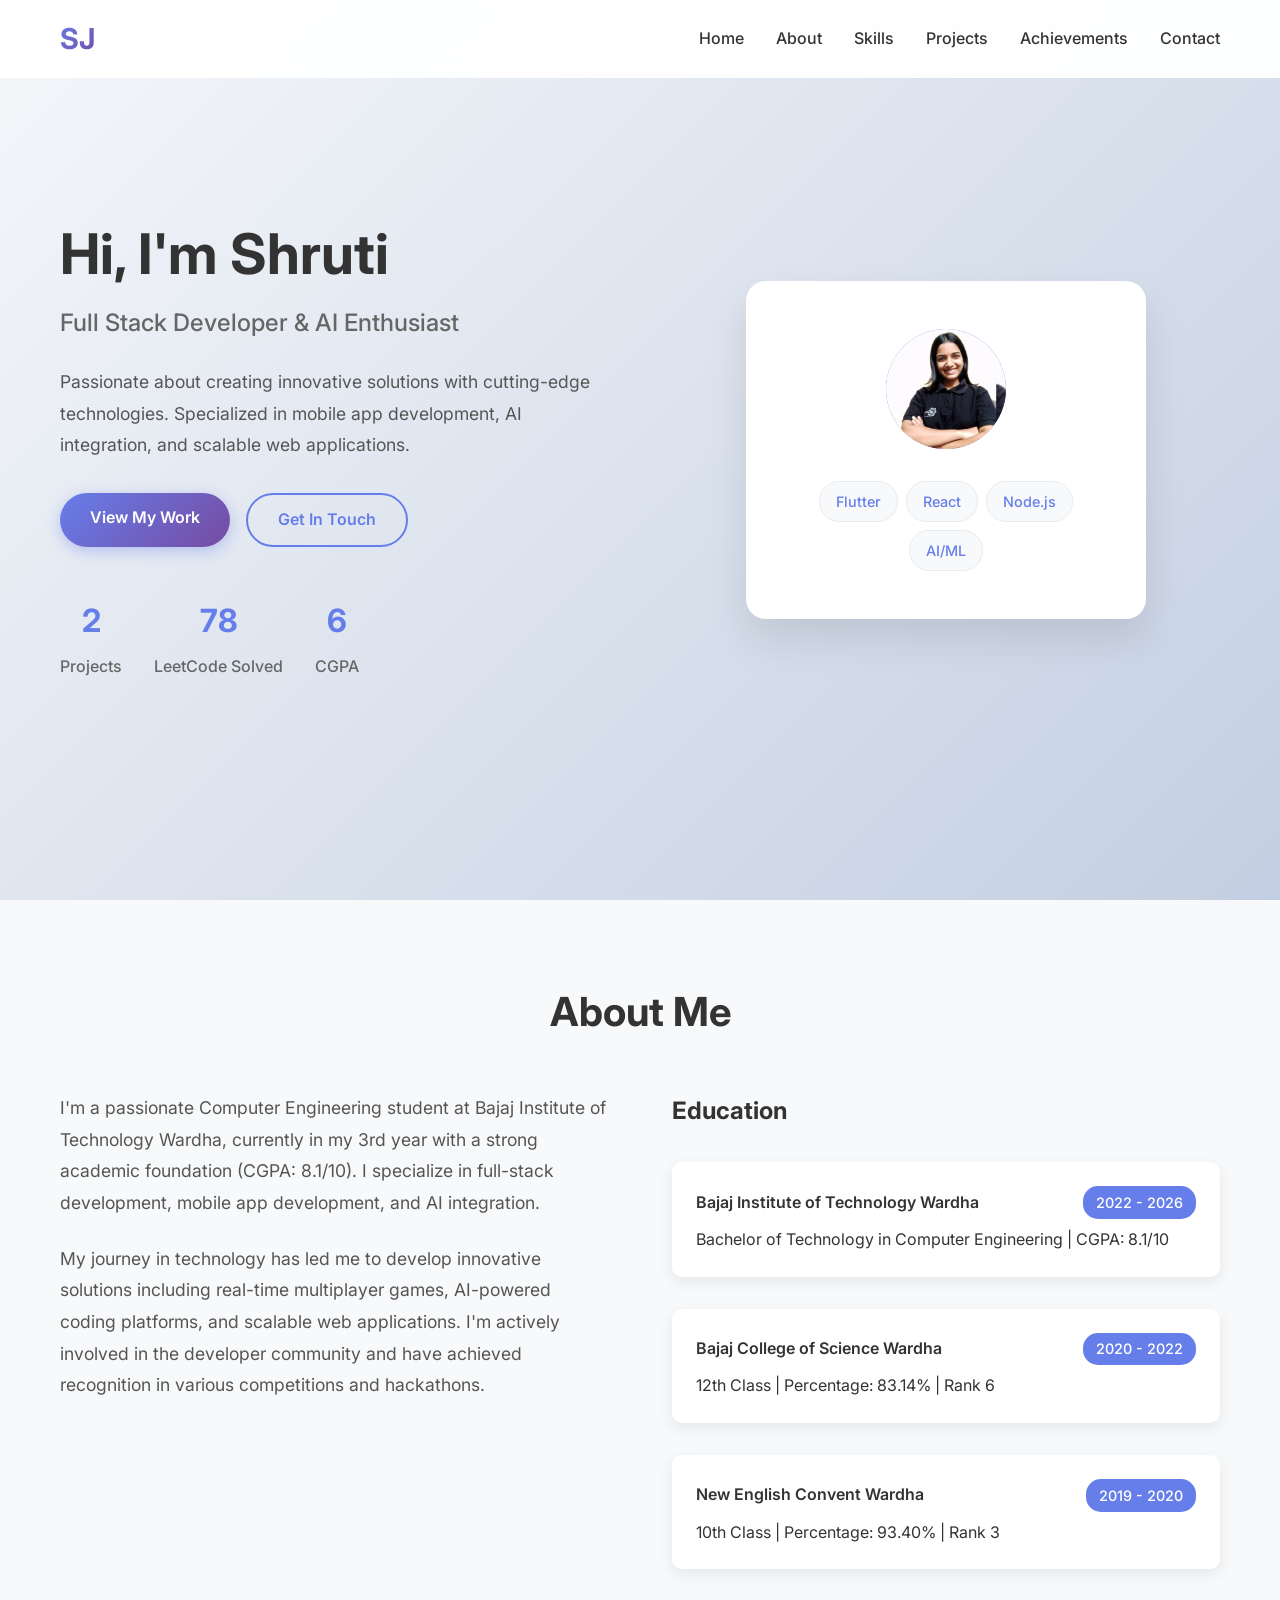
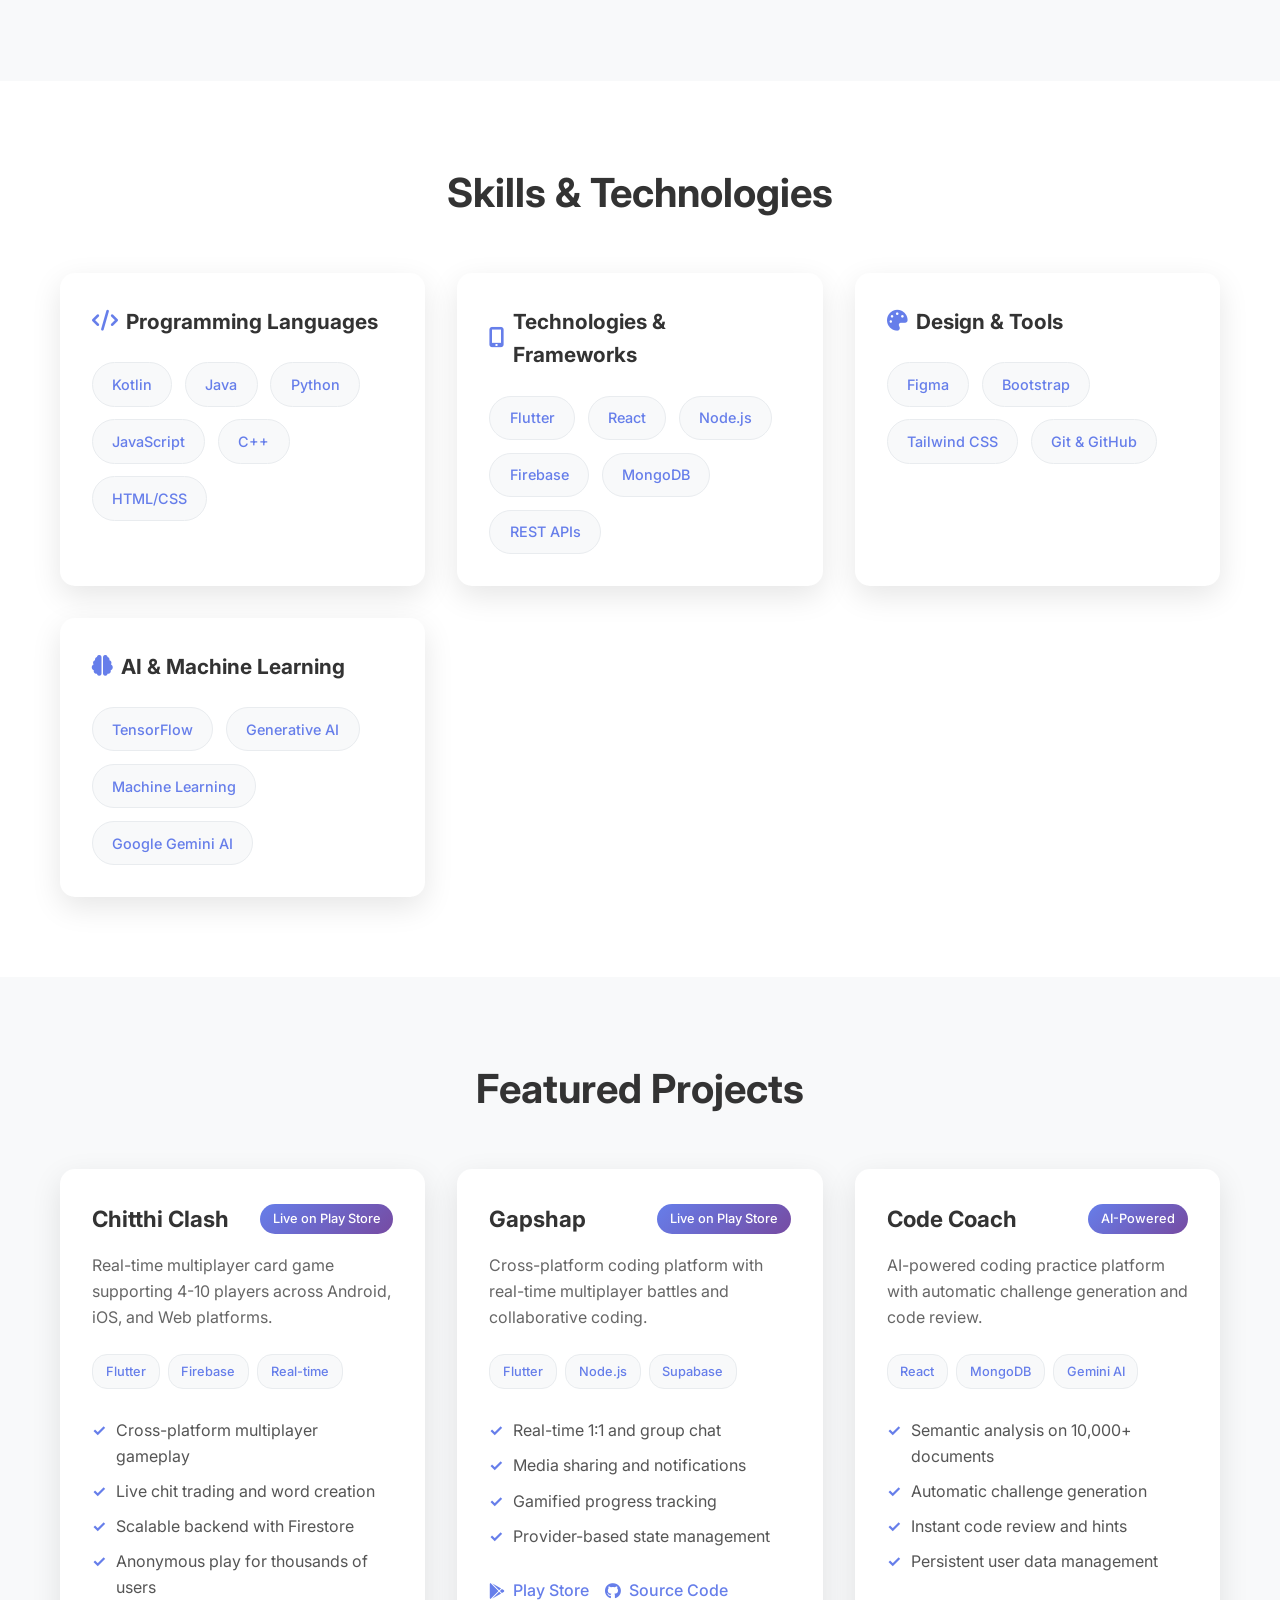
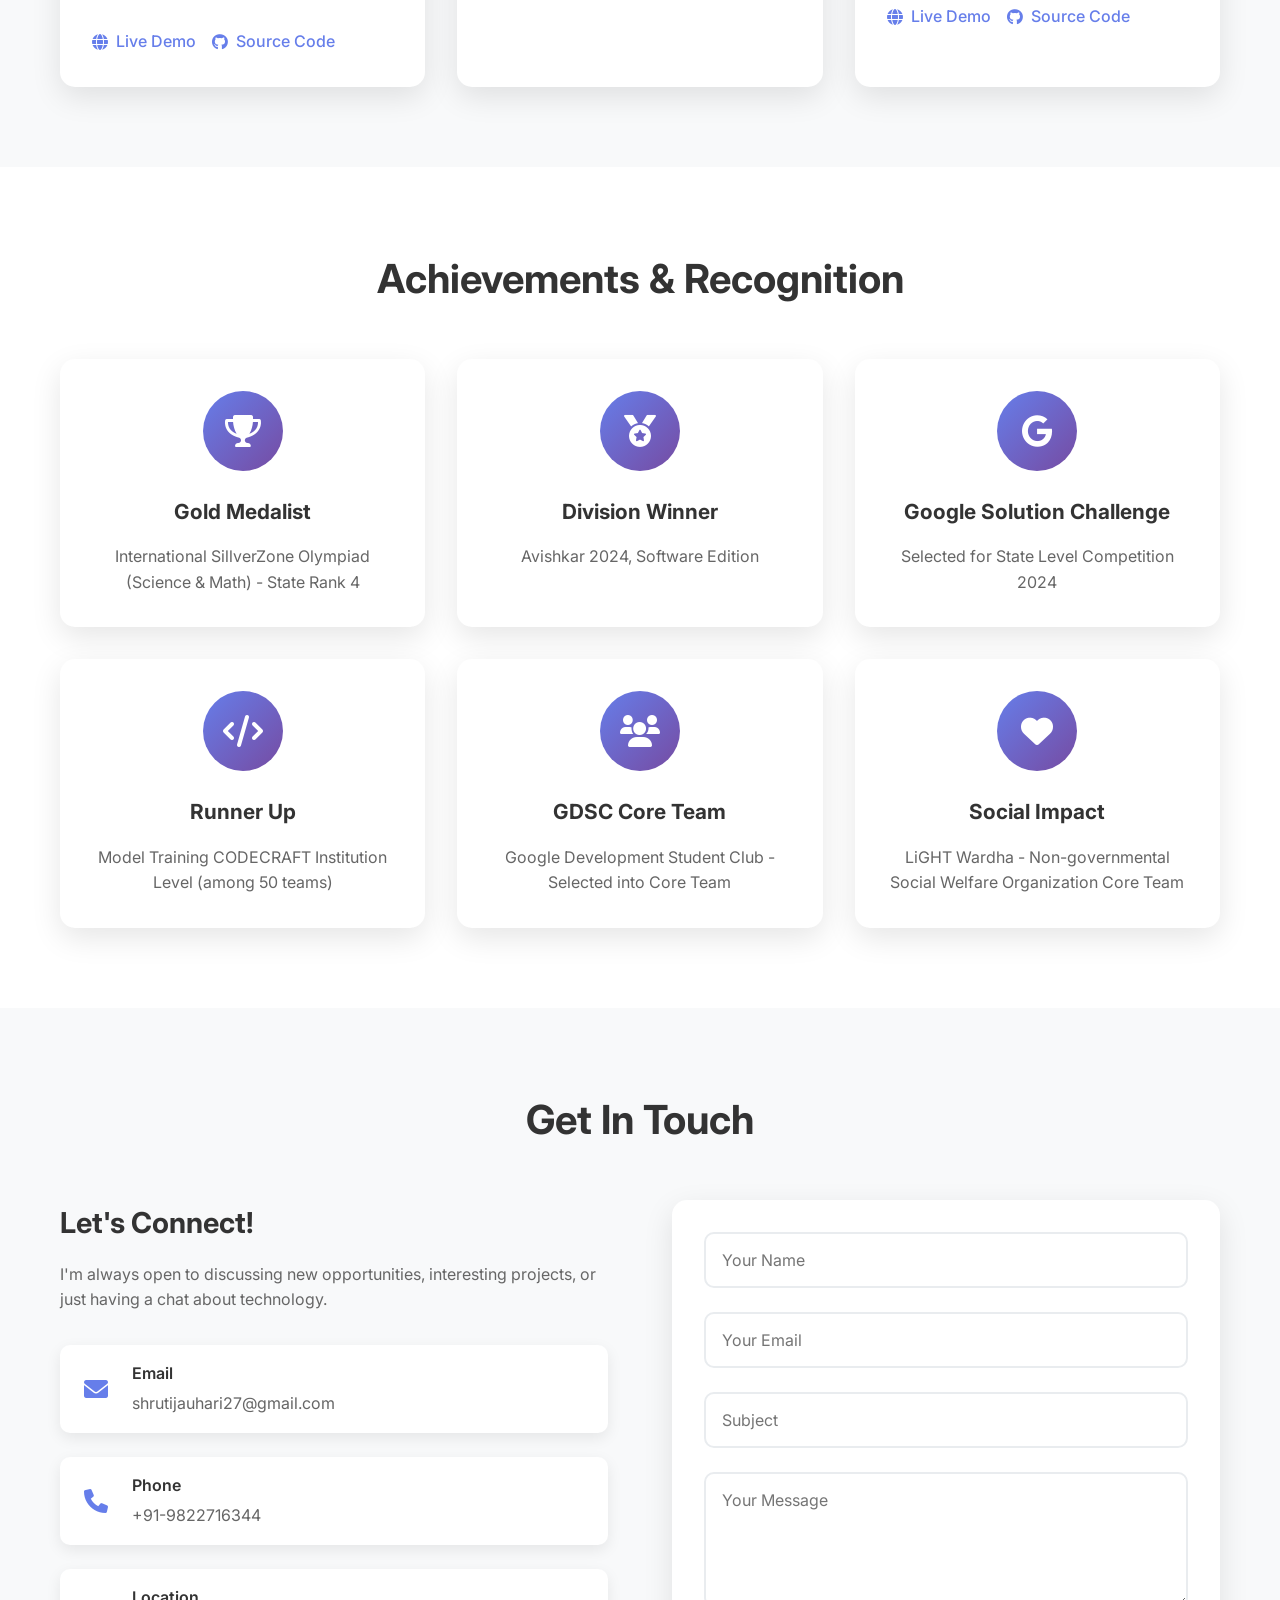
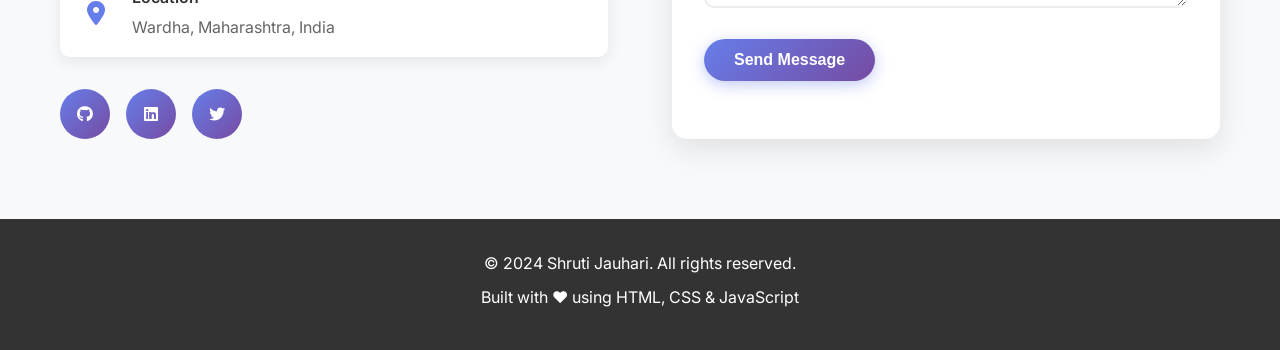
<file: index.html>
<!DOCTYPE html>
<html lang="en">
<head>
    <meta charset="UTF-8">
    <meta name="viewport" content="width=device-width, initial-scale=1.0">
    <title>Shruti Jauhari - Full Stack Developer & AI Enthusiast</title>
    
    <!-- SEO Meta Tags -->
    <meta name="description" content="Shruti Jauhari - Full Stack Developer and AI Enthusiast. Specialized in Flutter, React, and AI integration. View my projects including GapShap and Code Coach.">
    <meta name="keywords" content="Shruti Jauhari, Full Stack Developer, AI Enthusiast, Flutter Developer, React Developer, Mobile App Development, Machine Learning, Portfolio">
    <meta name="author" content="Shruti Jauhari">
    <link rel="canonical" href="https://shruti27jauhari.github.io">
    
    <!-- Open Graph Meta Tags -->
    <meta property="og:title" content="Shruti Jauhari - Full Stack Developer & AI Enthusiast">
    <meta property="og:description" content="Passionate about creating innovative solutions with cutting-edge technologies. Specialized in mobile app development, AI integration, and scalable web applications.">
    <meta property="og:type" content="website">
    <meta property="og:url" content="https://shruti27jauhari.github.io">
    <meta property="og:image" content="https://shruti27jauhari.github.io/assets/og-image.jpg">
    
    <!-- Twitter Card Meta Tags -->
    <meta name="twitter:card" content="summary_large_image">
    <meta name="twitter:title" content="Shruti Jauhari - Full Stack Developer & AI Enthusiast">
    <meta name="twitter:description" content="Passionate about creating innovative solutions with cutting-edge technologies.">
    <meta name="twitter:image" content="https://shruti27jauhari.github.io/assets/og-image.jpg">
    
    <!-- Favicon -->
    <link rel="icon" type="image/x-icon" href="data:image/svg+xml,<svg xmlns='http://www.w3.org/2000/svg' viewBox='0 0 100 100'><text y='.9em' font-size='90'>💻</text></svg>">
    
    <!-- Stylesheets -->
    <link rel="stylesheet" href="styles.css">
    <link href="https://cdnjs.cloudflare.com/ajax/libs/font-awesome/6.0.0/css/all.min.css" rel="stylesheet">
    <link href="https://fonts.googleapis.com/css2?family=Inter:wght@300;400;500;600;700&display=swap" rel="stylesheet">
</head>
<body>
    <!-- Navigation -->
    <nav class="navbar">
        <div class="nav-container">
            <div class="nav-logo">
                <h2>SJ</h2>
            </div>
            <ul class="nav-menu">
                <li class="nav-item">
                    <a href="#home" class="nav-link">Home</a>
                </li>
                <li class="nav-item">
                    <a href="#about" class="nav-link">About</a>
                </li>
                <li class="nav-item">
                    <a href="#skills" class="nav-link">Skills</a>
                </li>
                <li class="nav-item">
                    <a href="#projects" class="nav-link">Projects</a>
                </li>
                <li class="nav-item">
                    <a href="#achievements" class="nav-link">Achievements</a>
                </li>
                <li class="nav-item">
                    <a href="#contact" class="nav-link">Contact</a>
                </li>
            </ul>
            <div class="hamburger">
                <span class="bar"></span>
                <span class="bar"></span>
                <span class="bar"></span>
            </div>
        </div>
    </nav>

    <!-- Hero Section -->
    <section id="home" class="hero">
        <div class="hero-container">
            <div class="hero-content">
                <h1 class="hero-title">
                    Hi, I'm Shruti Jauhari
                </h1>
                <h2 class="hero-subtitle">Full Stack Developer & AI Enthusiast</h2>
                <p class="hero-description">
                    Passionate about creating innovative solutions with cutting-edge technologies. 
                    Specialized in mobile app development, AI integration, and scalable web applications.
                </p>
                <div class="hero-buttons">
                    <a href="#projects" class="btn btn-primary">View My Work</a>
                    <a href="#contact" class="btn btn-secondary">Get In Touch</a>
                </div>
                <div class="hero-stats">
                    <div class="stat">
                        <h3>3+</h3>
                        <p>Projects</p>
                    </div>
                    <div class="stat">
                        <h3>100+</h3>
                        <p>LeetCode Solved</p>
                    </div>
                    <div class="stat">
                        <h3>8.1</h3>
                        <p>CGPA</p>
                    </div>
                </div>
            </div>
            <div class="hero-image">
                <div class="profile-card">
                    <div class="profile-avatar">
                        <img src="profile_photo.jpeg" alt="Shruti Jauhari" class="profile-image">
                    </div>
                    <div class="tech-stack">
                        <span class="tech-tag">Flutter</span>
                        <span class="tech-tag">React</span>
                        <span class="tech-tag">Node.js</span>
                        <span class="tech-tag">AI/ML</span>
                    </div>
                </div>
            </div>
        </div>
    </section>

    <!-- About Section -->
    <section id="about" class="about">
        <div class="container">
            <h2 class="section-title">About Me</h2>
            <div class="about-content">
                <div class="about-text">
                    <p>
                        I'm a passionate Computer Engineering student at Bajaj Institute of Technology Wardha, 
                        currently in my 3rd year with a strong academic foundation (CGPA: 8.1/10). 
                        I specialize in full-stack development, mobile app development, and AI integration.
                    </p>
                    <p>
                        My journey in technology has led me to develop innovative solutions including 
                        real-time multiplayer games, AI-powered coding platforms, and scalable web applications. 
                        I'm actively involved in the developer community and have achieved recognition in various 
                        competitions and hackathons.
                    </p>
                </div>
                <div class="education">
                    <h3>Education</h3>
                    <div class="education-item">
                        <div class="education-header">
                            <h4>Bajaj Institute of Technology Wardha</h4>
                            <span class="year">2022 - 2026</span>
                        </div>
                        <p>Bachelor of Technology in Computer Engineering | CGPA: 8.1/10</p>
                    </div>
                    <div class="education-item">
                        <div class="education-header">
                            <h4>Bajaj College of Science Wardha</h4>
                            <span class="year">2020 - 2022</span>
                        </div>
                        <p>12th Class | Percentage: 83.14% | Rank 6</p>
                    </div>
                    <div class="education-item">
                        <div class="education-header">
                            <h4>New English Convent Wardha</h4>
                            <span class="year">2019 - 2020</span>
                        </div>
                        <p>10th Class | Percentage: 93.40% | Rank 3</p>
                    </div>
                </div>
            </div>
        </div>
    </section>

    <!-- Skills Section -->
    <section id="skills" class="skills">
        <div class="container">
            <h2 class="section-title">Skills & Technologies</h2>
            <div class="skills-grid">
                <div class="skill-category">
                    <h3><i class="fas fa-code"></i> Programming Languages</h3>
                    <div class="skill-tags">
                        <span class="skill-tag">Kotlin</span>
                        <span class="skill-tag">Java</span>
                        <span class="skill-tag">Python</span>
                        <span class="skill-tag">JavaScript</span>
                        <span class="skill-tag">C++</span>
                        <span class="skill-tag">HTML/CSS</span>
                    </div>
                </div>
                <div class="skill-category">
                    <h3><i class="fas fa-mobile-alt"></i> Technologies & Frameworks</h3>
                    <div class="skill-tags">
                        <span class="skill-tag">Flutter</span>
                        <span class="skill-tag">React</span>
                        <span class="skill-tag">Node.js</span>
                        <span class="skill-tag">Firebase</span>
                        <span class="skill-tag">MongoDB</span>
                        <span class="skill-tag">REST APIs</span>
                    </div>
                </div>
                <div class="skill-category">
                    <h3><i class="fas fa-palette"></i> Design & Tools</h3>
                    <div class="skill-tags">
                        <span class="skill-tag">Figma</span>
                        <span class="skill-tag">Bootstrap</span>
                        <span class="skill-tag">Tailwind CSS</span>
                        <span class="skill-tag">Git & GitHub</span>
                    </div>
                </div>
                <div class="skill-category">
                    <h3><i class="fas fa-brain"></i> AI & Machine Learning</h3>
                    <div class="skill-tags">
                        <span class="skill-tag">TensorFlow</span>
                        <span class="skill-tag">Generative AI</span>
                        <span class="skill-tag">Machine Learning</span>
                        <span class="skill-tag">Google Gemini AI</span>
                    </div>
                </div>
            </div>
        </div>
    </section>

    <!-- Projects Section -->
    <section id="projects" class="projects">
        <div class="container">
            <h2 class="section-title">Featured Projects</h2>
            <div class="projects-grid">
                <div class="project-card">
                    <div class="project-header">
                        <h3>Chitthi Clash</h3>
                        <span class="project-badge">Live on Play Store</span>
                    </div>
                    <p class="project-description">
                        Real-time multiplayer card game supporting 4-10 players across Android, iOS, and Web platforms.
                    </p>
                    <div class="project-tech">
                        <span class="tech-badge">Flutter</span>
                        <span class="tech-badge">Firebase</span>
                        <span class="tech-badge">Real-time</span>
                    </div>
                    <div class="project-features">
                        <ul>
                            <li>Cross-platform multiplayer gameplay</li>
                            <li>Live chit trading and word creation</li>
                            <li>Scalable backend with Firestore</li>
                            <li>Anonymous play for thousands of users</li>
                        </ul>
                    </div>
                    <div class="project-links">
                        <a href="https://chitthi-clash-2a1b4.web.app/" class="project-link"><i class="fas fa-globe"></i> Live Demo</a>
                        <a href="https://github.com/shruti27jauhari/chitthi_clash" class="project-link"><i class="fab fa-github"></i> Source Code</a>
                    </div>
                </div>

                <div class="project-card">
                    <div class="project-header">
                        <h3>Gapshap</h3>
                        <span class="project-badge">Live on Play Store</span>
                    </div>
                    <p class="project-description">
                        Cross-platform coding platform with real-time multiplayer battles and collaborative coding.
                    </p>
                    <div class="project-tech">
                        <span class="tech-badge">Flutter</span>
                        <span class="tech-badge">Node.js</span>
                        <span class="tech-badge">Supabase</span>
                    </div>
                    <div class="project-features">
                        <ul>
                            <li>Real-time 1:1 and group chat</li>
                            <li>Media sharing and notifications</li>
                            <li>Gamified progress tracking</li>
                            <li>Provider-based state management</li>
                        </ul>
                    </div>
                    <div class="project-links">
                        <a href="https://play.google.com/store/apps/details?id=com.GapShap.GapShap&hl=en_IN" class="project-link"><i class="fab fa-google-play"></i> Play Store</a>
                        <a href="#" class="project-link"><i class="fab fa-github"></i> Source Code</a>
                    </div>
                </div>

                <div class="project-card">
                    <div class="project-header">
                        <h3>Code Coach</h3>
                        <span class="project-badge">AI-Powered</span>
                    </div>
                    <p class="project-description">
                        AI-powered coding practice platform with automatic challenge generation and code review.
                    </p>
                    <div class="project-tech">
                        <span class="tech-badge">React</span>
                        <span class="tech-badge">MongoDB</span>
                        <span class="tech-badge">Gemini AI</span>
                    </div>
                    <div class="project-features">
                        <ul>
                            <li>Semantic analysis on 10,000+ documents</li>
                            <li>Automatic challenge generation</li>
                            <li>Instant code review and hints</li>
                            <li>Persistent user data management</li>
                        </ul>
                    </div>
                    <div class="project-links">
                        <a href="#" class="project-link"><i class="fas fa-globe"></i> Live Demo</a>
                        <a href="https://github.com/shruti27jauhari/code_coach" class="project-link"><i class="fab fa-github"></i> Source Code</a>
                    </div>
                </div>
            </div>
        </div>
    </section>

    <!-- Achievements Section -->
    <section id="achievements" class="achievements">
        <div class="container">
            <h2 class="section-title">Achievements & Recognition</h2>
            <div class="achievements-grid">
                <div class="achievement-card">
                    <div class="achievement-icon">
                        <i class="fas fa-trophy"></i>
                    </div>
                    <h3>Gold Medalist</h3>
                    <p>International SillverZone Olympiad (Science & Math) - State Rank 4</p>
                </div>
                <div class="achievement-card">
                    <div class="achievement-icon">
                        <i class="fas fa-medal"></i>
                    </div>
                    <h3>Division Winner</h3>
                    <p>Avishkar 2024, Software Edition</p>
                </div>
                <div class="achievement-card">
                    <div class="achievement-icon">
                        <i class="fab fa-google"></i>
                    </div>
                    <h3>Google Solution Challenge</h3>
                    <p>Selected for State Level Competition 2024</p>
                </div>
                <div class="achievement-card">
                    <div class="achievement-icon">
                        <i class="fas fa-code"></i>
                    </div>
                    <h3>Runner Up</h3>
                    <p>Model Training CODECRAFT Institution Level (among 50 teams)</p>
                </div>
                <div class="achievement-card">
                    <div class="achievement-icon">
                        <i class="fas fa-users"></i>
                    </div>
                    <h3>GDSC Core Team</h3>
                    <p>Google Development Student Club - Selected into Core Team</p>
                </div>
                <div class="achievement-card">
                    <div class="achievement-icon">
                        <i class="fas fa-heart"></i>
                    </div>
                    <h3>Social Impact</h3>
                    <p>LiGHT Wardha - Non-governmental Social Welfare Organization Core Team</p>
                </div>
            </div>
        </div>
    </section>

    <!-- Contact Section -->
    <section id="contact" class="contact">
        <div class="container">
            <h2 class="section-title">Get In Touch</h2>
            <div class="contact-content">
                <div class="contact-info">
                    <h3>Let's Connect!</h3>
                    <p>I'm always open to discussing new opportunities, interesting projects, or just having a chat about technology.</p>
                    <div class="contact-details">
                        <div class="contact-item">
                            <i class="fas fa-envelope"></i>
                            <div>
                                <h4>Email</h4>
                                <p>shrutijauhari27@gmail.com</p>
                            </div>
                        </div>
                        <div class="contact-item">
                            <i class="fas fa-phone"></i>
                            <div>
                                <h4>Phone</h4>
                                <p>+91-9822716344</p>
                            </div>
                        </div>
                        <div class="contact-item">
                            <i class="fas fa-map-marker-alt"></i>
                            <div>
                                <h4>Location</h4>
                                <p>Wardha, Maharashtra, India</p>
                            </div>
                        </div>
                    </div>
                    <div class="social-links">
                        <a href="https://github.com/shruti27jauhari" class="social-link"><i class="fab fa-github"></i></a>
                        <a href="https://www.linkedin.com/in/shruti-jauhari-b9a426259/" class="social-link"><i class="fab fa-linkedin"></i></a>
                        <a href="https://x.com/shruti27jauhari" class="social-link"><i class="fab fa-twitter"></i></a>
                    </div>
                </div>
                <div class="contact-form">
                    <form>
                        <div class="form-group">
                            <input type="text" placeholder="Your Name" required>
                        </div>
                        <div class="form-group">
                            <input type="email" placeholder="Your Email" required>
                        </div>
                        <div class="form-group">
                            <input type="text" placeholder="Subject" required>
                        </div>
                        <div class="form-group">
                            <textarea placeholder="Your Message" rows="5" required></textarea>
                        </div>
                        <button type="submit" class="btn btn-primary">Send Message</button>
                    </form>
                </div>
            </div>
        </div>
    </section>

    <!-- Footer -->
    <footer class="footer">
        <div class="container">
            <div class="footer-content">
                <p>&copy; 2024 Shruti Jauhari. All rights reserved.</p>
                <p>Built with ❤️ using HTML, CSS & JavaScript</p>
            </div>
        </div>
    </footer>

    <script src="script.js"></script>
</body>
</html>
</file>
<file: styles.css>
/* Reset and Base Styles */
* {
    margin: 0;
    padding: 0;
    box-sizing: border-box;
}

html {
    scroll-behavior: smooth;
}

body {
    font-family: 'Inter', sans-serif;
    line-height: 1.6;
    color: #333;
    background-color: #ffffff;
}

.container {
    max-width: 1200px;
    margin: 0 auto;
    padding: 0 20px;
}

/* Navigation */
.navbar {
    position: fixed;
    top: 0;
    width: 100%;
    background: rgba(255, 255, 255, 0.95);
    backdrop-filter: blur(10px);
    z-index: 1000;
    padding: 1rem 0;
    transition: all 0.3s ease;
}

.nav-container {
    max-width: 1200px;
    margin: 0 auto;
    padding: 0 20px;
    display: flex;
    justify-content: space-between;
    align-items: center;
}

.nav-logo h2 {
    background: linear-gradient(135deg, #667eea 0%, #764ba2 100%);
    -webkit-background-clip: text;
    -webkit-text-fill-color: transparent;
    background-clip: text;
    font-weight: 700;
    font-size: 1.8rem;
}

.nav-menu {
    display: flex;
    list-style: none;
    gap: 2rem;
}

.nav-link {
    text-decoration: none;
    color: #333;
    font-weight: 500;
    transition: color 0.3s ease;
    position: relative;
}

.nav-link:hover {
    color: #667eea;
}

.nav-link::after {
    content: '';
    position: absolute;
    width: 0;
    height: 2px;
    bottom: -5px;
    left: 0;
    background: linear-gradient(135deg, #667eea 0%, #764ba2 100%);
    transition: width 0.3s ease;
}

.nav-link:hover::after {
    width: 100%;
}

.hamburger {
    display: none;
    flex-direction: column;
    cursor: pointer;
}

.bar {
    width: 25px;
    height: 3px;
    background: #333;
    margin: 3px 0;
    transition: 0.3s;
}

/* Hero Section */
.hero {
    min-height: 100vh;
    display: flex;
    align-items: center;
    background: linear-gradient(135deg, #f5f7fa 0%, #c3cfe2 100%);
    padding-top: 80px;
}

.hero-container {
    max-width: 1200px;
    margin: 0 auto;
    padding: 0 20px;
    display: grid;
    grid-template-columns: 1fr 1fr;
    gap: 4rem;
    align-items: center;
}

.hero-title {
    font-size: 3.5rem;
    font-weight: 700;
    margin-bottom: 1rem;
    line-height: 1.2;
}

.highlight {
    background: linear-gradient(135deg, #667eea 0%, #764ba2 100%);
    -webkit-background-clip: text;
    -webkit-text-fill-color: transparent;
    background-clip: text;
}

.hero-subtitle {
    font-size: 1.5rem;
    color: #666;
    margin-bottom: 1.5rem;
    font-weight: 500;
}

.hero-description {
    font-size: 1.1rem;
    color: #555;
    margin-bottom: 2rem;
    line-height: 1.8;
}

.hero-buttons {
    display: flex;
    gap: 1rem;
    margin-bottom: 3rem;
}

.btn {
    padding: 12px 30px;
    border-radius: 50px;
    text-decoration: none;
    font-weight: 600;
    transition: all 0.3s ease;
    display: inline-block;
    border: none;
    cursor: pointer;
    font-size: 1rem;
}

.btn-primary {
    background: linear-gradient(135deg, #667eea 0%, #764ba2 100%);
    color: white;
    box-shadow: 0 4px 15px rgba(102, 126, 234, 0.4);
}

.btn-primary:hover {
    transform: translateY(-2px);
    box-shadow: 0 6px 20px rgba(102, 126, 234, 0.6);
}

.btn-secondary {
    background: transparent;
    color: #667eea;
    border: 2px solid #667eea;
}

.btn-secondary:hover {
    background: #667eea;
    color: white;
    transform: translateY(-2px);
}

.hero-stats {
    display: flex;
    gap: 2rem;
}

.stat {
    text-align: center;
}

.stat h3 {
    font-size: 2rem;
    font-weight: 700;
    color: #667eea;
    margin-bottom: 0.5rem;
}

.stat p {
    color: #666;
    font-weight: 500;
}

.hero-image {
    display: flex;
    justify-content: center;
    align-items: center;
}

.profile-card {
    background: white;
    padding: 3rem;
    border-radius: 20px;
    box-shadow: 0 20px 40px rgba(0, 0, 0, 0.1);
    text-align: center;
    max-width: 400px;
}

.profile-avatar {
    width: 120px;
    height: 120px;
    background: linear-gradient(135deg, #667eea 0%, #764ba2 100%);
    border-radius: 50%;
    display: flex;
    align-items: center;
    justify-content: center;
    margin: 0 auto 2rem;
}

.profile-image {
    width: 100%;
    height: 100%;
    object-fit: cover;
    border-radius: 50%;
}

.tech-stack {
    display: flex;
    flex-wrap: wrap;
    gap: 0.5rem;
    justify-content: center;
}

.tech-tag {
    background: #f8f9fa;
    color: #667eea;
    padding: 0.5rem 1rem;
    border-radius: 20px;
    font-size: 0.9rem;
    font-weight: 500;
    border: 1px solid #e9ecef;
}

/* Section Styles */
section {
    padding: 5rem 0;
}

.section-title {
    text-align: center;
    font-size: 2.5rem;
    font-weight: 700;
    margin-bottom: 3rem;
    color: #333;
}

/* About Section */
.about {
    background: #f8f9fa;
}

.about-content {
    display: grid;
    grid-template-columns: 1fr 1fr;
    gap: 4rem;
    align-items: start;
}

.about-text p {
    font-size: 1.1rem;
    color: #555;
    margin-bottom: 1.5rem;
    line-height: 1.8;
}

.education h3 {
    font-size: 1.5rem;
    margin-bottom: 2rem;
    color: #333;
}

.education-item {
    margin-bottom: 2rem;
    padding: 1.5rem;
    background: white;
    border-radius: 10px;
    box-shadow: 0 5px 15px rgba(0, 0, 0, 0.08);
}

.education-header {
    display: flex;
    justify-content: space-between;
    align-items: center;
    margin-bottom: 0.5rem;
}

.education-header h4 {
    font-weight: 600;
    color: #333;
}

.year {
    background: #667eea;
    color: white;
    padding: 0.3rem 0.8rem;
    border-radius: 15px;
    font-size: 0.9rem;
    font-weight: 500;
}

/* Skills Section */
.skills-grid {
    display: grid;
    grid-template-columns: repeat(auto-fit, minmax(300px, 1fr));
    gap: 2rem;
}

.skill-category {
    background: white;
    padding: 2rem;
    border-radius: 15px;
    box-shadow: 0 10px 30px rgba(0, 0, 0, 0.1);
    transition: transform 0.3s ease;
}

.skill-category:hover {
    transform: translateY(-5px);
}

.skill-category h3 {
    font-size: 1.3rem;
    margin-bottom: 1.5rem;
    color: #333;
    display: flex;
    align-items: center;
    gap: 0.5rem;
}

.skill-category h3 i {
    color: #667eea;
}

.skill-tags {
    display: flex;
    flex-wrap: wrap;
    gap: 0.8rem;
}

.skill-tag {
    background: #f8f9fa;
    color: #667eea;
    padding: 0.6rem 1.2rem;
    border-radius: 25px;
    font-size: 0.9rem;
    font-weight: 500;
    border: 1px solid #e9ecef;
    transition: all 0.3s ease;
}

.skill-tag:hover {
    background: #667eea;
    color: white;
    transform: translateY(-2px);
}

/* Projects Section */
.projects {
    background: #f8f9fa;
}

.projects-grid {
    display: grid;
    grid-template-columns: repeat(auto-fit, minmax(350px, 1fr));
    gap: 2rem;
}

.project-card {
    background: white;
    border-radius: 15px;
    padding: 2rem;
    box-shadow: 0 10px 30px rgba(0, 0, 0, 0.1);
    transition: transform 0.3s ease;
}

.project-card:hover {
    transform: translateY(-5px);
}

.project-header {
    display: flex;
    justify-content: space-between;
    align-items: center;
    margin-bottom: 1rem;
}

.project-header h3 {
    font-size: 1.4rem;
    color: #333;
}

.project-badge {
    background: linear-gradient(135deg, #667eea 0%, #764ba2 100%);
    color: white;
    padding: 0.3rem 0.8rem;
    border-radius: 15px;
    font-size: 0.8rem;
    font-weight: 500;
}

.project-description {
    color: #666;
    margin-bottom: 1.5rem;
    line-height: 1.6;
}

.project-tech {
    display: flex;
    flex-wrap: wrap;
    gap: 0.5rem;
    margin-bottom: 1.5rem;
}

.tech-badge {
    background: #f8f9fa;
    color: #667eea;
    padding: 0.4rem 0.8rem;
    border-radius: 15px;
    font-size: 0.8rem;
    font-weight: 500;
    border: 1px solid #e9ecef;
}

.project-features ul {
    list-style: none;
    margin-bottom: 1.5rem;
}

.project-features li {
    padding: 0.3rem 0;
    color: #555;
    position: relative;
    padding-left: 1.5rem;
}

.project-features li::before {
    content: '✓';
    position: absolute;
    left: 0;
    color: #667eea;
    font-weight: bold;
}

.project-links {
    display: flex;
    gap: 1rem;
}

.project-link {
    text-decoration: none;
    color: #667eea;
    font-weight: 500;
    display: flex;
    align-items: center;
    gap: 0.5rem;
    transition: color 0.3s ease;
}

.project-link:hover {
    color: #764ba2;
}

/* Achievements Section */
.achievements-grid {
    display: grid;
    grid-template-columns: repeat(auto-fit, minmax(300px, 1fr));
    gap: 2rem;
}

.achievement-card {
    background: white;
    padding: 2rem;
    border-radius: 15px;
    box-shadow: 0 10px 30px rgba(0, 0, 0, 0.1);
    text-align: center;
    transition: transform 0.3s ease;
}

.achievement-card:hover {
    transform: translateY(-5px);
}

.achievement-icon {
    width: 80px;
    height: 80px;
    background: linear-gradient(135deg, #667eea 0%, #764ba2 100%);
    border-radius: 50%;
    display: flex;
    align-items: center;
    justify-content: center;
    margin: 0 auto 1.5rem;
}

.achievement-icon i {
    font-size: 2rem;
    color: white;
}

.achievement-card h3 {
    font-size: 1.3rem;
    margin-bottom: 1rem;
    color: #333;
}

.achievement-card p {
    color: #666;
    line-height: 1.6;
}

/* Contact Section */
.contact {
    background: #f8f9fa;
}

.contact-content {
    display: grid;
    grid-template-columns: 1fr 1fr;
    gap: 4rem;
}

.contact-info h3 {
    font-size: 1.8rem;
    margin-bottom: 1rem;
    color: #333;
}

.contact-info p {
    color: #666;
    margin-bottom: 2rem;
    line-height: 1.6;
}

.contact-details {
    margin-bottom: 2rem;
}

.contact-item {
    display: flex;
    align-items: center;
    gap: 1rem;
    margin-bottom: 1.5rem;
    padding: 1rem;
    background: white;
    border-radius: 10px;
    box-shadow: 0 5px 15px rgba(0, 0, 0, 0.08);
}

.contact-item i {
    font-size: 1.5rem;
    color: #667eea;
    width: 40px;
    text-align: center;
}

.contact-item h4 {
    font-weight: 600;
    color: #333;
    margin-bottom: 0.3rem;
}

.contact-item p {
    color: #666;
    margin: 0;
}

.social-links {
    display: flex;
    gap: 1rem;
}

.social-link {
    width: 50px;
    height: 50px;
    background: linear-gradient(135deg, #667eea 0%, #764ba2 100%);
    color: white;
    border-radius: 50%;
    display: flex;
    align-items: center;
    justify-content: center;
    text-decoration: none;
    transition: transform 0.3s ease;
}

.social-link:hover {
    transform: translateY(-3px);
}

.contact-form {
    background: white;
    padding: 2rem;
    border-radius: 15px;
    box-shadow: 0 10px 30px rgba(0, 0, 0, 0.1);
}

.form-group {
    margin-bottom: 1.5rem;
}

.form-group input,
.form-group textarea {
    width: 100%;
    padding: 1rem;
    border: 2px solid #e9ecef;
    border-radius: 10px;
    font-size: 1rem;
    transition: border-color 0.3s ease;
    font-family: inherit;
}

.form-group input:focus,
.form-group textarea:focus {
    outline: none;
    border-color: #667eea;
}

/* Footer */
.footer {
    background: #333;
    color: white;
    text-align: center;
    padding: 2rem 0;
}

.footer-content p {
    margin-bottom: 0.5rem;
}

/* Responsive Design */
@media (max-width: 768px) {
    .hamburger {
        display: flex;
    }

    .nav-menu {
        position: fixed;
        left: -100%;
        top: 70px;
        flex-direction: column;
        background-color: white;
        width: 100%;
        text-align: center;
        transition: 0.3s;
        box-shadow: 0 10px 27px rgba(0, 0, 0, 0.05);
        padding: 2rem 0;
    }

    .nav-menu.active {
        left: 0;
    }

    .hero-container {
        grid-template-columns: 1fr;
        text-align: center;
        gap: 2rem;
    }

    .hero-title {
        font-size: 2.5rem;
    }

    .hero-buttons {
        justify-content: center;
        flex-wrap: wrap;
    }

    .hero-stats {
        justify-content: center;
    }

    .about-content {
        grid-template-columns: 1fr;
        gap: 2rem;
    }

    .contact-content {
        grid-template-columns: 1fr;
        gap: 2rem;
    }

    .projects-grid {
        grid-template-columns: 1fr;
    }

    .achievements-grid {
        grid-template-columns: 1fr;
    }

    .skills-grid {
        grid-template-columns: 1fr;
    }
}

@media (max-width: 480px) {
    .hero-title {
        font-size: 2rem;
    }

    .section-title {
        font-size: 2rem;
    }

    .hero-buttons {
        flex-direction: column;
        align-items: center;
    }

    .btn {
        width: 100%;
        max-width: 250px;
        text-align: center;
    }
}

/* Animations */
@keyframes fadeInUp {
    from {
        opacity: 0;
        transform: translateY(30px);
    }

    to {
        opacity: 1;
        transform: translateY(0);
    }
}

.fade-in-up {
    animation: fadeInUp 0.6s ease-out;
}

/* Smooth scrolling for anchor links */
html {
    scroll-behavior: smooth;
}

/* Custom scrollbar */
::-webkit-scrollbar {
    width: 8px;
}

::-webkit-scrollbar-track {
    background: #f1f1f1;
}

::-webkit-scrollbar-thumb {
    background: linear-gradient(135deg, #667eea 0%, #764ba2 100%);
    border-radius: 4px;
}

::-webkit-scrollbar-thumb:hover {
    background: linear-gradient(135deg, #5a6fd8 0%, #6a4190 100%);
}
</file>
